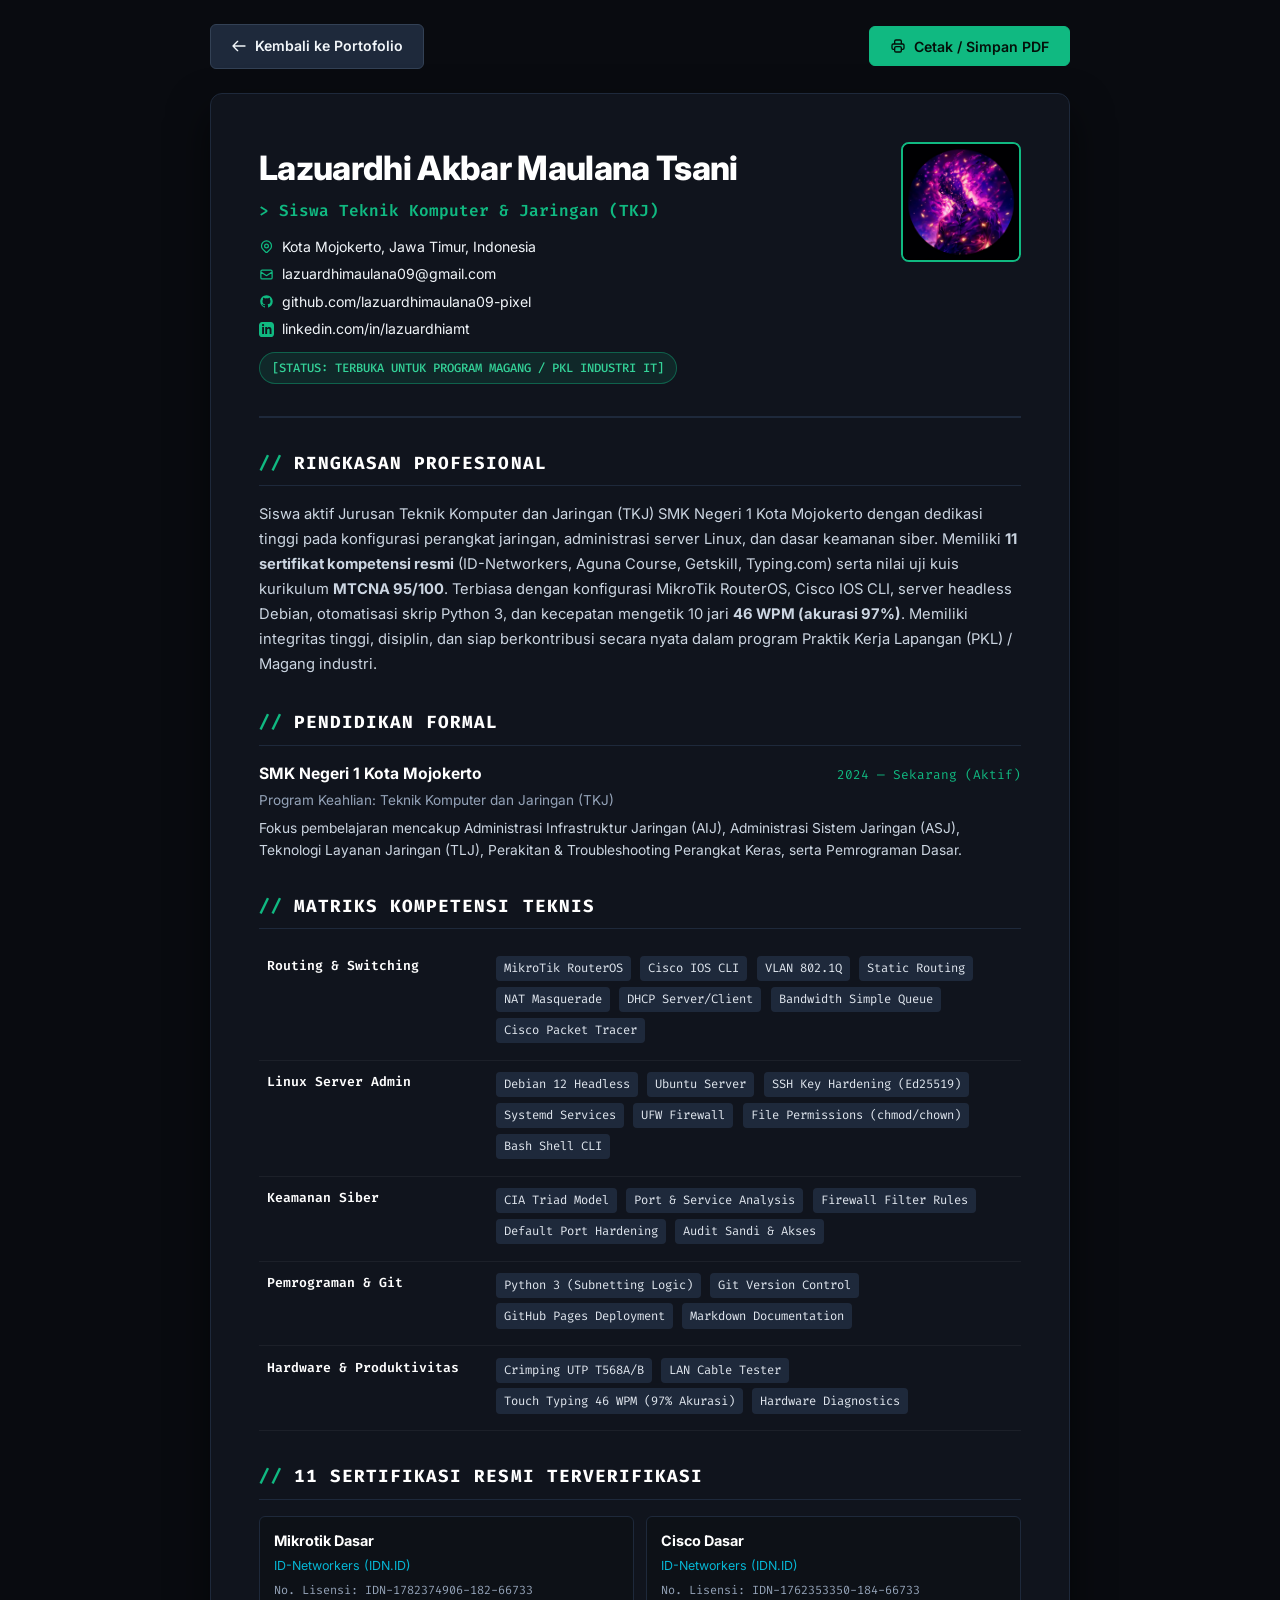
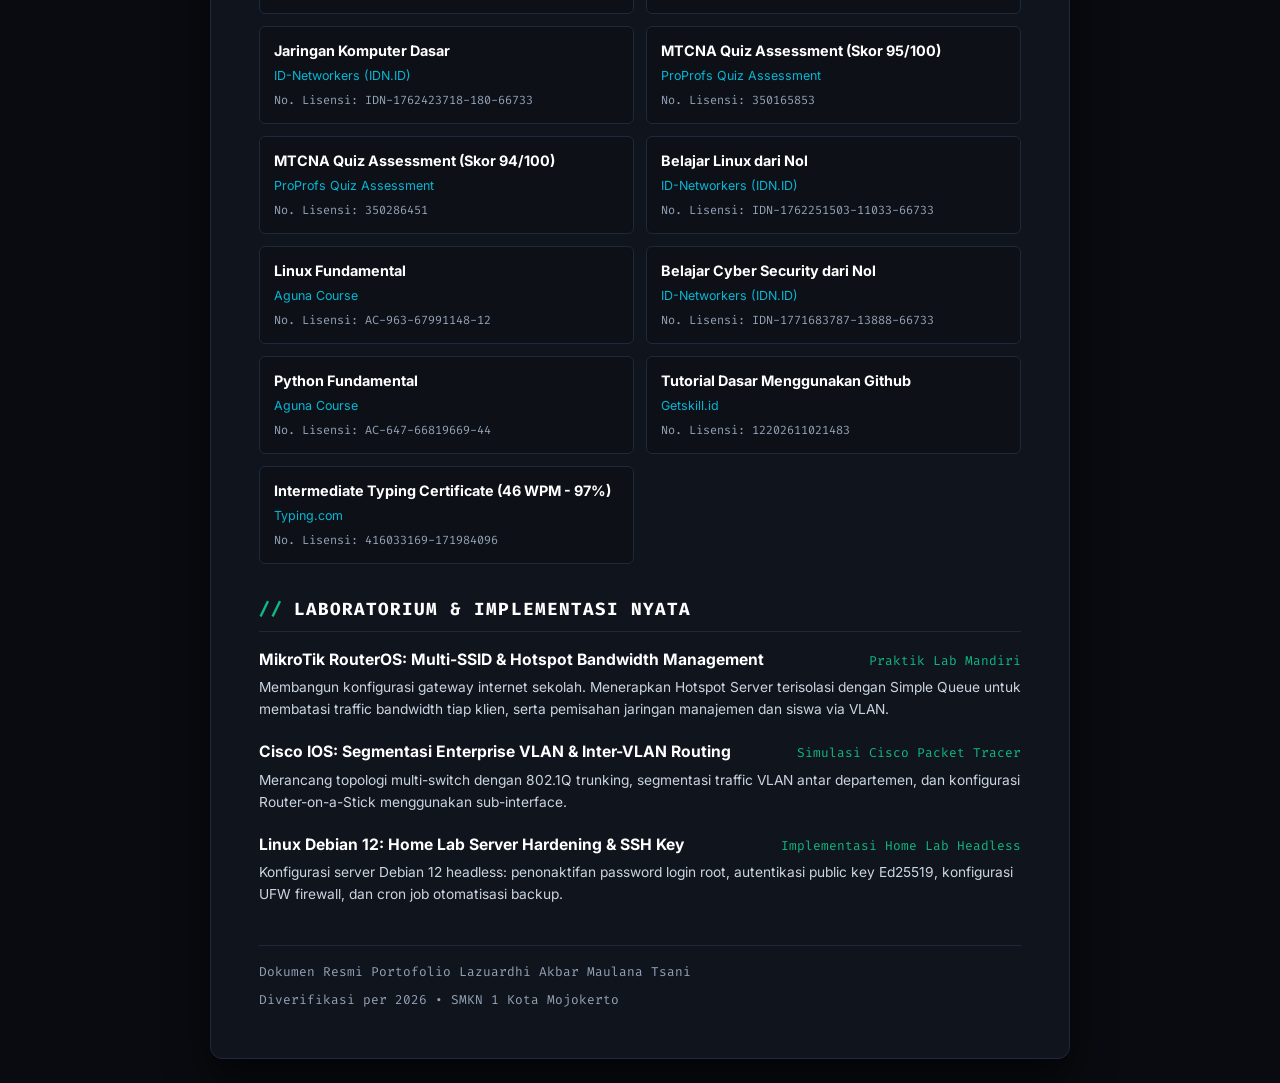
<file: cv.html>
<!DOCTYPE html>
<html lang="id">
<head>
  <meta charset="UTF-8" />
  <meta name="viewport" content="width=device-width, initial-scale=1.0" />
  <title>Curriculum Vitae — Lazuardhi Akbar Maulana Tsani | TKJ SMKN 1 Kota Mojokerto</title>
  <meta name="description" content="Curriculum Vitae resmi Lazuardhi Akbar Maulana Tsani — Siswa Teknik Komputer dan Jaringan (TKJ) SMKN 1 Kota Mojokerto. Siap PKL / Magang Industri IT." />
  <link rel="icon" type="image/png" href="favicon.png" />
  <link rel="preconnect" href="https://fonts.googleapis.com" />
  <link rel="preconnect" href="https://fonts.gstatic.com" crossorigin />
  <link href="https://fonts.googleapis.com/css2?family=Fira+Code:wght@400;500;600&family=Inter:wght@300;400;500;600;700;800&display=swap" rel="stylesheet" />
  
  <style>
    :root {
      --bg: #090b10;
      --card-bg: #10141d;
      --text-main: #f1f5f9;
      --text-muted: #94a3b8;
      --accent: #10b981;
      --accent-cyan: #06b6d4;
      --border: #1e293b;
      --font-sans: 'Inter', -apple-system, BlinkMacSystemFont, "Segoe UI", Roboto, sans-serif;
      --font-mono: 'Fira Code', ui-monospace, SFMono-Regular, monospace;
    }

    *, *::before, *::after {
      box-sizing: border-box;
      margin: 0;
      padding: 0;
    }

    body {
      font-family: var(--font-sans);
      background-color: var(--bg);
      color: var(--text-main);
      line-height: 1.55;
      padding: 1.5rem 1rem;
      min-height: 100vh;
      -webkit-font-smoothing: antialiased;
      overflow-x: hidden;
    }

    .cv-actions {
      max-width: 860px;
      margin: 0 auto 1.5rem auto;
      display: flex;
      justify-content: space-between;
      align-items: center;
      gap: 0.75rem;
      flex-wrap: wrap;
    }

    .btn {
      display: inline-flex;
      align-items: center;
      justify-content: center;
      gap: 0.5rem;
      padding: 0.65rem 1.25rem;
      font-size: 0.88rem;
      font-weight: 600;
      font-family: var(--font-sans);
      border-radius: 6px;
      text-decoration: none;
      cursor: pointer;
      transition: all 0.2s ease;
      border: 1px solid transparent;
      white-space: nowrap;
    }

    .btn-primary {
      background: #10b981;
      color: #041009;
      border-color: #10b981;
    }
    .btn-primary:hover {
      background: #34d399;
      transform: translateY(-1px);
      box-shadow: 0 4px 14px rgba(16, 185, 129, 0.35);
    }

    .btn-secondary {
      background: #1e293b;
      color: #f1f5f9;
      border-color: #334155;
    }
    .btn-secondary:hover {
      background: #334155;
      color: #ffffff;
    }

    .cv-container {
      max-width: 860px;
      margin: 0 auto;
      background: var(--card-bg);
      border: 1px solid var(--border);
      border-radius: 12px;
      padding: 3rem;
      box-shadow: 0 20px 40px rgba(0, 0, 0, 0.6);
      position: relative;
      min-width: 0;
    }

    /* CV Header */
    .cv-header {
      display: flex;
      justify-content: space-between;
      align-items: flex-start;
      gap: 2rem;
      border-bottom: 2px solid var(--border);
      padding-bottom: 2rem;
      margin-bottom: 2rem;
    }

    .cv-name {
      font-size: clamp(1.6rem, 4vw, 2.1rem);
      font-weight: 800;
      color: #ffffff;
      letter-spacing: -0.02em;
      margin-bottom: 0.35rem;
      overflow-wrap: break-word;
    }

    .cv-headline {
      font-size: 1rem;
      color: var(--accent);
      font-family: var(--font-mono);
      font-weight: 600;
      margin-bottom: 0.75rem;
    }

    .cv-meta-list {
      display: flex;
      flex-direction: column;
      gap: 0.35rem;
      font-size: 0.88rem;
      color: var(--text-muted);
    }

    .cv-meta-item {
      display: flex;
      align-items: center;
      gap: 0.5rem;
      overflow: hidden;
    }

    .cv-meta-item svg {
      color: var(--accent);
      flex-shrink: 0;
    }

    .cv-meta-item a, .cv-meta-item span {
      color: var(--text-main);
      text-decoration: none;
      overflow: hidden;
      text-overflow: ellipsis;
      white-space: nowrap;
    }
    .cv-meta-item a:hover {
      color: var(--accent);
      text-decoration: underline;
    }

    .cv-status-badge {
      display: inline-block;
      background: rgba(16, 185, 129, 0.12);
      border: 1px solid rgba(16, 185, 129, 0.4);
      color: #34d399;
      font-family: var(--font-mono);
      font-size: 0.76rem;
      padding: 0.35rem 0.75rem;
      border-radius: 999px;
      margin-top: 0.75rem;
      font-weight: 500;
      max-width: 100%;
    }

    .cv-photo {
      width: 120px;
      height: 120px;
      border-radius: 8px;
      object-fit: cover;
      border: 2px solid var(--accent);
      flex-shrink: 0;
    }

    /* Sections */
    .cv-section {
      margin-bottom: 2rem;
    }

    .section-title {
      font-size: 1.1rem;
      font-weight: 700;
      color: #ffffff;
      text-transform: uppercase;
      letter-spacing: 0.06em;
      display: flex;
      align-items: center;
      gap: 0.65rem;
      border-bottom: 1px solid var(--border);
      padding-bottom: 0.5rem;
      margin-bottom: 1rem;
      font-family: var(--font-mono);
    }

    .section-title span.indicator {
      color: var(--accent);
    }

    .cv-summary {
      font-size: 0.92rem;
      color: #cbd5e1;
      line-height: 1.7;
    }

    /* Skills Grid */
    .skills-table {
      width: 100%;
      border-collapse: collapse;
      font-size: 0.88rem;
    }

    .skills-table tr {
      border-bottom: 1px solid rgba(255, 255, 255, 0.05);
    }

    .skills-table td {
      padding: 0.7rem 0.5rem;
      vertical-align: top;
    }

    .skills-table td.skill-label {
      width: 30%;
      color: #ffffff;
      font-weight: 600;
      font-family: var(--font-mono);
      font-size: 0.82rem;
    }

    .skills-table td.skill-desc {
      color: var(--text-muted);
    }

    .skill-tag {
      display: inline-block;
      background: #1e293b;
      color: #e2e8f0;
      padding: 0.2rem 0.5rem;
      border-radius: 4px;
      font-size: 0.76rem;
      margin-right: 0.35rem;
      margin-bottom: 0.35rem;
      font-family: var(--font-mono);
    }

    /* Education & Certs */
    .timeline-item {
      margin-bottom: 1.25rem;
    }

    .timeline-head {
      display: flex;
      justify-content: space-between;
      align-items: baseline;
      margin-bottom: 0.25rem;
      flex-wrap: wrap;
      gap: 0.25rem;
    }

    .timeline-title {
      font-size: 0.98rem;
      font-weight: 700;
      color: #ffffff;
    }

    .timeline-date {
      font-size: 0.8rem;
      color: var(--accent);
      font-family: var(--font-mono);
    }

    .timeline-sub {
      font-size: 0.85rem;
      color: var(--text-muted);
      margin-bottom: 0.35rem;
    }

    .timeline-desc {
      font-size: 0.86rem;
      color: #cbd5e1;
      line-height: 1.6;
    }

    /* Certs Table */
    .certs-grid {
      display: grid;
      grid-template-columns: repeat(auto-fill, minmax(320px, 1fr));
      gap: 0.75rem;
    }

    .cert-item {
      background: #0d1117;
      border: 1px solid var(--border);
      border-radius: 6px;
      padding: 0.85rem;
    }

    .cert-item-title {
      font-size: 0.9rem;
      font-weight: 700;
      color: #ffffff;
      margin-bottom: 0.2rem;
    }

    .cert-item-issuer {
      font-size: 0.78rem;
      color: var(--accent-cyan);
      margin-bottom: 0.35rem;
    }

    .cert-item-id {
      font-family: var(--font-mono);
      font-size: 0.74rem;
      color: var(--text-muted);
      word-break: break-all;
    }

    /* Smartphone Breakpoints (< 640px) */
    @media (max-width: 640px) {
      body {
        padding: 1rem 0.5rem;
      }

      .cv-actions {
        flex-direction: column;
        width: 100%;
      }

      .cv-actions .btn {
        width: 100%;
      }

      .cv-container {
        padding: 1.25rem 0.95rem;
        border-radius: 8px;
      }

      .cv-header {
        flex-direction: column-reverse;
        align-items: center;
        text-align: center;
        gap: 1.25rem;
        padding-bottom: 1.5rem;
        margin-bottom: 1.5rem;
      }

      .cv-photo {
        width: 110px;
        height: 110px;
      }

      .cv-meta-list {
        align-items: center;
      }

      .cv-meta-item a, .cv-meta-item span {
        max-width: 250px;
      }

      .certs-grid {
        grid-template-columns: 1fr;
      }

      /* Stacked Skills on Mobile */
      .skills-table, .skills-table tbody, .skills-table tr, .skills-table td {
        display: block;
        width: 100%;
      }

      .skills-table tr {
        padding: 0.5rem 0;
      }

      .skills-table td.skill-label {
        width: 100%;
        padding-bottom: 0.25rem;
        color: var(--accent);
      }

      .skills-table td.skill-desc {
        padding-top: 0.15rem;
        padding-bottom: 0.5rem;
      }
    }

    /* Print Stylesheet */
    @media print {
      body {
        background: #ffffff !important;
        color: #111827 !important;
        padding: 0;
      }

      .cv-actions {
        display: none !important;
      }

      .cv-container {
        box-shadow: none !important;
        border: none !important;
        padding: 0 !important;
        max-width: 100% !important;
      }

      .cv-name {
        color: #000000 !important;
      }

      .cv-headline {
        color: #059669 !important;
      }

      .section-title {
        color: #111827 !important;
        border-bottom-color: #cbd5e1 !important;
      }

      .timeline-title, .skills-table td.skill-label, .cert-item-title {
        color: #000000 !important;
      }

      .skill-tag {
        background: #f1f5f9 !important;
        color: #0f172a !important;
        border: 1px solid #e2e8f0 !important;
      }

      .cert-item {
        background: #ffffff !important;
        border: 1px solid #e2e8f0 !important;
      }

      .cv-status-badge {
        border-color: #059669 !important;
        color: #059669 !important;
        background: #ecfdf5 !important;
      }
    }
  </style>
</head>
<body>

  <div class="cv-actions">
    <a href="index.html" class="btn btn-secondary">
      <svg width="16" height="16" fill="none" stroke="currentColor" stroke-width="2" viewBox="0 0 24 24"><path stroke-linecap="round" stroke-linejoin="round" d="M10 19l-7-7m0 0l7-7m-7 7h18"/></svg>
      Kembali ke Portofolio
    </a>

    <button onclick="window.print()" class="btn btn-primary">
      <svg width="16" height="16" fill="none" stroke="currentColor" stroke-width="2" viewBox="0 0 24 24"><path stroke-linecap="round" stroke-linejoin="round" d="M17 17h2a2 2 0 002-2v-4a2 2 0 00-2-2H5a2 2 0 00-2 2v4a2 2 0 002 2h2m2 4h6a2 2 0 002-2v-4a2 2 0 00-2-2H9a2 2 0 00-2 2v4a2 2 0 002 2zm8-12V5a2 2 0 00-2-2H9a2 2 0 00-2 2v4h10z"/></svg>
      Cetak / Simpan PDF
    </button>
  </div>

  <div class="cv-container">
    <!-- Header -->
    <header class="cv-header">
      <div>
        <h1 class="cv-name">Lazuardhi Akbar Maulana Tsani</h1>
        <div class="cv-headline">&gt; Siswa Teknik Komputer &amp; Jaringan (TKJ)</div>
        
        <div class="cv-meta-list">
          <div class="cv-meta-item">
            <svg width="15" height="15" fill="none" stroke="currentColor" stroke-width="2" viewBox="0 0 24 24"><path stroke-linecap="round" stroke-linejoin="round" d="M17.657 16.657L13.414 20.9a1.998 1.998 0 01-2.827 0l-4.244-4.243a8 8 0 1111.314 0z"/><circle cx="12" cy="11" r="3"/></svg>
            <span>Kota Mojokerto, Jawa Timur, Indonesia</span>
          </div>
          <div class="cv-meta-item">
            <svg width="15" height="15" fill="none" stroke="currentColor" stroke-width="2" viewBox="0 0 24 24"><path stroke-linecap="round" stroke-linejoin="round" d="M3 8l7.89 5.26a2 2 0 002.22 0L21 8M5 19h14a2 2 0 002-2V7a2 2 0 00-2-2H5a2 2 0 00-2 2v10a2 2 0 002 2z"/></svg>
            <a href="mailto:lazuardhimaulana09@gmail.com">lazuardhimaulana09@gmail.com</a>
          </div>
          <div class="cv-meta-item">
            <svg width="15" height="15" fill="currentColor" viewBox="0 0 24 24"><path fill-rule="evenodd" d="M12 2C6.477 2 2 6.477 2 12c0 4.42 2.865 8.166 6.839 9.489.5.092.682-.217.682-.482 0-.237-.008-.866-.013-1.7-2.782.603-3.369-1.34-3.369-1.34-.454-1.156-1.11-1.462-1.11-1.462-.908-.62.069-.608.069-.608 1.003.07 1.531 1.03 1.531 1.03.892 1.529 2.341 1.087 2.91.831.092-.646.35-1.086.636-1.336-2.22-.253-4.555-1.11-4.555-4.943 0-1.091.39-1.984 1.029-2.683-.103-.253-.446-1.27.098-2.647 0 0 .84-.269 2.75 1.025A9.578 9.578 0 0112 6.836c.85.004 1.705.114 2.504.336 1.909-1.294 2.747-1.025 2.747-1.025.546 1.377.203 2.394.1 2.647.64.699 1.028 1.592 1.028 2.683 0 3.842-2.339 4.687-4.566 4.935.359.309.678.919.678 1.852 0 1.336-.012 2.415-.012 2.743 0 .267.18.578.688.48C19.138 20.161 22 16.416 22 12c0-5.523-4.477-10-10-10z" clip-rule="evenodd"/></svg>
            <a href="https://github.com/lazuardhimaulana09-pixel" target="_blank">github.com/lazuardhimaulana09-pixel</a>
          </div>
          <div class="cv-meta-item">
            <svg width="15" height="15" fill="currentColor" viewBox="0 0 24 24"><path fill-rule="evenodd" d="M19 0h-14c-2.761 0-5 2.239-5 5v14c0 2.761 2.239 5 5 5h14c2.762 0 5-2.239 5-5v-14c0-2.761-2.238-5-5-5zm-11 19h-3v-11h3v11zm-1.5-12.268c-.966 0-1.75-.79-1.75-1.764s.784-1.764 1.75-1.764 1.75.79 1.75 1.764-.783 1.764-1.75 1.764zm13.5 12.268h-3v-5.604c0-3.368-4-3.113-4 0v5.604h-3v-11h3v1.765c1.396-2.586 7-2.777 7 2.476v6.759z" clip-rule="evenodd"/></svg>
            <a href="https://www.linkedin.com/in/lazuardhiamt" target="_blank">linkedin.com/in/lazuardhiamt</a>
          </div>
        </div>

        <div class="cv-status-badge">
          [STATUS: TERBUKA UNTUK PROGRAM MAGANG / PKL INDUSTRI IT]
        </div>
      </div>

      <img src="foto.webp" alt="Lazuardhi Akbar Maulana Tsani" class="cv-photo" />
    </header>

    <!-- Ringkasan Profil -->
    <section class="cv-section">
      <h2 class="section-title"><span class="indicator">//</span> Ringkasan Profesional</h2>
      <p class="cv-summary">
        Siswa aktif Jurusan Teknik Komputer dan Jaringan (TKJ) SMK Negeri 1 Kota Mojokerto dengan dedikasi tinggi pada konfigurasi perangkat jaringan, administrasi server Linux, dan dasar keamanan siber. Memiliki <strong>11 sertifikat kompetensi resmi</strong> (ID-Networkers, Aguna Course, Getskill, Typing.com) serta nilai uji kuis kurikulum <strong>MTCNA 95/100</strong>. Terbiasa dengan konfigurasi MikroTik RouterOS, Cisco IOS CLI, server headless Debian, otomatisasi skrip Python 3, dan kecepatan mengetik 10 jari <strong>46 WPM (akurasi 97%)</strong>. Memiliki integritas tinggi, disiplin, dan siap berkontribusi secara nyata dalam program Praktik Kerja Lapangan (PKL) / Magang industri.
      </p>
    </section>

    <!-- Pendidikan -->
    <section class="cv-section">
      <h2 class="section-title"><span class="indicator">//</span> Pendidikan Formal</h2>
      <div class="timeline-item">
        <div class="timeline-head">
          <div class="timeline-title">SMK Negeri 1 Kota Mojokerto</div>
          <div class="timeline-date">2024 — Sekarang (Aktif)</div>
        </div>
        <div class="timeline-sub">Program Keahlian: Teknik Komputer dan Jaringan (TKJ)</div>
        <div class="timeline-desc">
          Fokus pembelajaran mencakup Administrasi Infrastruktur Jaringan (AIJ), Administrasi Sistem Jaringan (ASJ), Teknologi Layanan Jaringan (TLJ), Perakitan &amp; Troubleshooting Perangkat Keras, serta Pemrograman Dasar.
        </div>
      </div>
    </section>

    <!-- Kompetensi Teknis -->
    <section class="cv-section">
      <h2 class="section-title"><span class="indicator">//</span> Matriks Kompetensi Teknis</h2>
      <table class="skills-table">
        <tbody>
          <tr>
            <td class="skill-label">Routing &amp; Switching</td>
            <td class="skill-desc">
              <span class="skill-tag">MikroTik RouterOS</span>
              <span class="skill-tag">Cisco IOS CLI</span>
              <span class="skill-tag">VLAN 802.1Q</span>
              <span class="skill-tag">Static Routing</span>
              <span class="skill-tag">NAT Masquerade</span>
              <span class="skill-tag">DHCP Server/Client</span>
              <span class="skill-tag">Bandwidth Simple Queue</span>
              <span class="skill-tag">Cisco Packet Tracer</span>
            </td>
          </tr>
          <tr>
            <td class="skill-label">Linux Server Admin</td>
            <td class="skill-desc">
              <span class="skill-tag">Debian 12 Headless</span>
              <span class="skill-tag">Ubuntu Server</span>
              <span class="skill-tag">SSH Key Hardening (Ed25519)</span>
              <span class="skill-tag">Systemd Services</span>
              <span class="skill-tag">UFW Firewall</span>
              <span class="skill-tag">File Permissions (chmod/chown)</span>
              <span class="skill-tag">Bash Shell CLI</span>
            </td>
          </tr>
          <tr>
            <td class="skill-label">Keamanan Siber</td>
            <td class="skill-desc">
              <span class="skill-tag">CIA Triad Model</span>
              <span class="skill-tag">Port &amp; Service Analysis</span>
              <span class="skill-tag">Firewall Filter Rules</span>
              <span class="skill-tag">Default Port Hardening</span>
              <span class="skill-tag">Audit Sandi &amp; Akses</span>
            </td>
          </tr>
          <tr>
            <td class="skill-label">Pemrograman &amp; Git</td>
            <td class="skill-desc">
              <span class="skill-tag">Python 3 (Subnetting Logic)</span>
              <span class="skill-tag">Git Version Control</span>
              <span class="skill-tag">GitHub Pages Deployment</span>
              <span class="skill-tag">Markdown Documentation</span>
            </td>
          </tr>
          <tr>
            <td class="skill-label">Hardware &amp; Produktivitas</td>
            <td class="skill-desc">
              <span class="skill-tag">Crimping UTP T568A/B</span>
              <span class="skill-tag">LAN Cable Tester</span>
              <span class="skill-tag">Touch Typing 46 WPM (97% Akurasi)</span>
              <span class="skill-tag">Hardware Diagnostics</span>
            </td>
          </tr>
        </tbody>
      </table>
    </section>

    <!-- Sertifikasi Resmi (11 Sertifikat) -->
    <section class="cv-section">
      <h2 class="section-title"><span class="indicator">//</span> 11 Sertifikasi Resmi Terverifikasi</h2>
      <div class="certs-grid">
        <div class="cert-item">
          <div class="cert-item-title">Mikrotik Dasar</div>
          <div class="cert-item-issuer">ID-Networkers (IDN.ID)</div>
          <div class="cert-item-id">No. Lisensi: IDN-1782374906-182-66733</div>
        </div>
        <div class="cert-item">
          <div class="cert-item-title">Cisco Dasar</div>
          <div class="cert-item-issuer">ID-Networkers (IDN.ID)</div>
          <div class="cert-item-id">No. Lisensi: IDN-1762353350-184-66733</div>
        </div>
        <div class="cert-item">
          <div class="cert-item-title">Jaringan Komputer Dasar</div>
          <div class="cert-item-issuer">ID-Networkers (IDN.ID)</div>
          <div class="cert-item-id">No. Lisensi: IDN-1762423718-180-66733</div>
        </div>
        <div class="cert-item">
          <div class="cert-item-title">MTCNA Quiz Assessment (Skor 95/100)</div>
          <div class="cert-item-issuer">ProProfs Quiz Assessment</div>
          <div class="cert-item-id">No. Lisensi: 350165853</div>
        </div>
        <div class="cert-item">
          <div class="cert-item-title">MTCNA Quiz Assessment (Skor 94/100)</div>
          <div class="cert-item-issuer">ProProfs Quiz Assessment</div>
          <div class="cert-item-id">No. Lisensi: 350286451</div>
        </div>
        <div class="cert-item">
          <div class="cert-item-title">Belajar Linux dari Nol</div>
          <div class="cert-item-issuer">ID-Networkers (IDN.ID)</div>
          <div class="cert-item-id">No. Lisensi: IDN-1762251503-11033-66733</div>
        </div>
        <div class="cert-item">
          <div class="cert-item-title">Linux Fundamental</div>
          <div class="cert-item-issuer">Aguna Course</div>
          <div class="cert-item-id">No. Lisensi: AC-963-67991148-12</div>
        </div>
        <div class="cert-item">
          <div class="cert-item-title">Belajar Cyber Security dari Nol</div>
          <div class="cert-item-issuer">ID-Networkers (IDN.ID)</div>
          <div class="cert-item-id">No. Lisensi: IDN-1771683787-13888-66733</div>
        </div>
        <div class="cert-item">
          <div class="cert-item-title">Python Fundamental</div>
          <div class="cert-item-issuer">Aguna Course</div>
          <div class="cert-item-id">No. Lisensi: AC-647-66819669-44</div>
        </div>
        <div class="cert-item">
          <div class="cert-item-title">Tutorial Dasar Menggunakan Github</div>
          <div class="cert-item-issuer">Getskill.id</div>
          <div class="cert-item-id">No. Lisensi: 12202611021483</div>
        </div>
        <div class="cert-item">
          <div class="cert-item-title">Intermediate Typing Certificate (46 WPM - 97%)</div>
          <div class="cert-item-issuer">Typing.com</div>
          <div class="cert-item-id">No. Lisensi: 416033169-171984096</div>
        </div>
      </div>
    </section>

    <!-- Pengalaman Laboratorium & Simulasi -->
    <section class="cv-section">
      <h2 class="section-title"><span class="indicator">//</span> Laboratorium &amp; Implementasi Nyata</h2>
      
      <div class="timeline-item">
        <div class="timeline-head">
          <div class="timeline-title">MikroTik RouterOS: Multi-SSID &amp; Hotspot Bandwidth Management</div>
          <div class="timeline-date">Praktik Lab Mandiri</div>
        </div>
        <div class="timeline-desc">
          Membangun konfigurasi gateway internet sekolah. Menerapkan Hotspot Server terisolasi dengan Simple Queue untuk membatasi traffic bandwidth tiap klien, serta pemisahan jaringan manajemen dan siswa via VLAN.
        </div>
      </div>

      <div class="timeline-item">
        <div class="timeline-head">
          <div class="timeline-title">Cisco IOS: Segmentasi Enterprise VLAN &amp; Inter-VLAN Routing</div>
          <div class="timeline-date">Simulasi Cisco Packet Tracer</div>
        </div>
        <div class="timeline-desc">
          Merancang topologi multi-switch dengan 802.1Q trunking, segmentasi traffic VLAN antar departemen, dan konfigurasi Router-on-a-Stick menggunakan sub-interface.
        </div>
      </div>

      <div class="timeline-item">
        <div class="timeline-head">
          <div class="timeline-title">Linux Debian 12: Home Lab Server Hardening &amp; SSH Key</div>
          <div class="timeline-date">Implementasi Home Lab Headless</div>
        </div>
        <div class="timeline-desc">
          Konfigurasi server Debian 12 headless: penonaktifan password login root, autentikasi public key Ed25519, konfigurasi UFW firewall, dan cron job otomatisasi backup.
        </div>
      </div>
    </section>

    <!-- Footer Note -->
    <footer style="margin-top:2.5rem; border-top:1px solid var(--border); padding-top:1rem; font-size:0.8rem; color:var(--text-muted); display:flex; justify-content:space-between; flex-wrap:wrap; gap:0.5rem; font-family:var(--font-mono);">
      <span>Dokumen Resmi Portofolio Lazuardhi Akbar Maulana Tsani</span>
      <span>Diverifikasi per 2026 • SMKN 1 Kota Mojokerto</span>
    </footer>
  </div>

</body>
</html>
</file>
